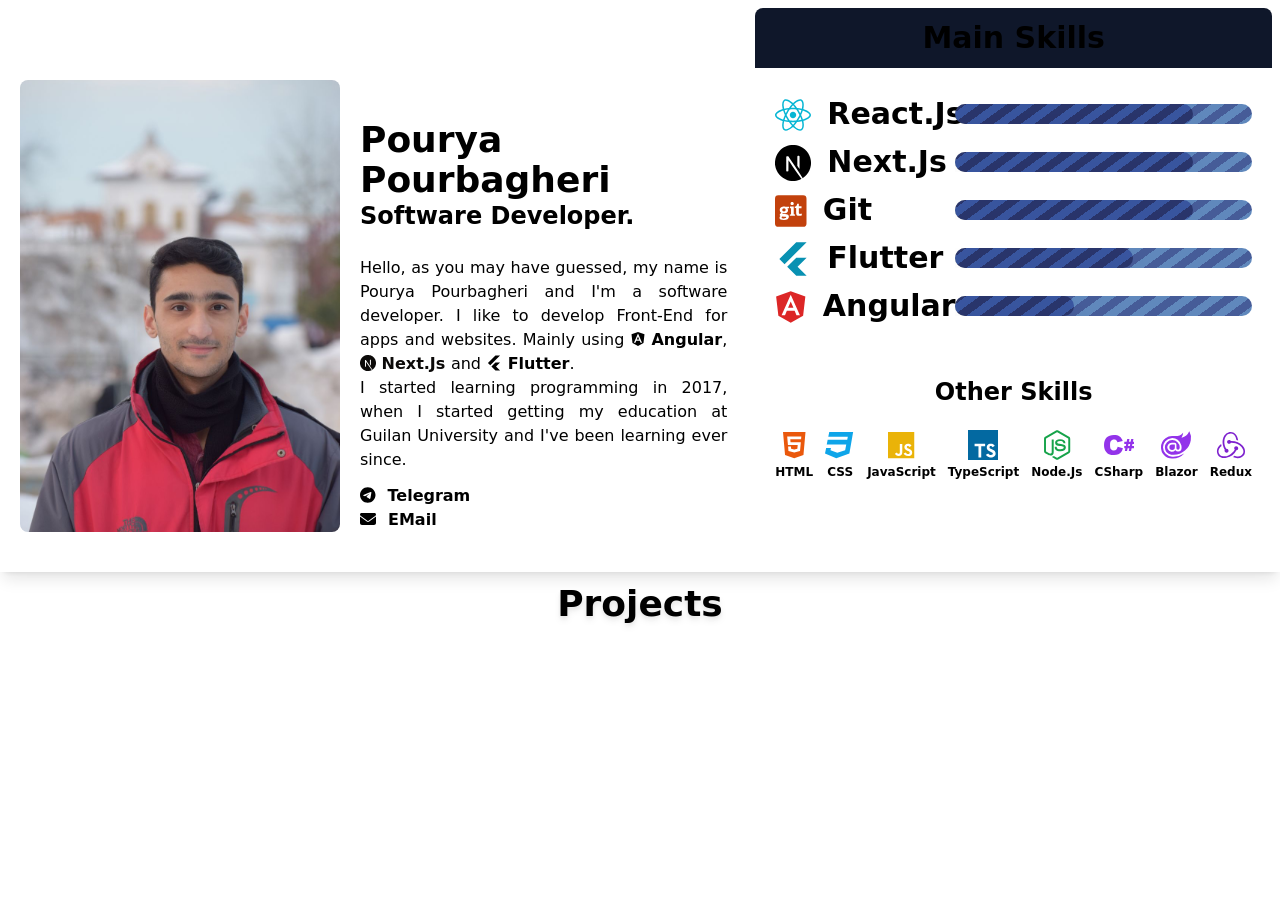
<file: index.html>
<!doctype html>
<html lang="en" class="dark" data-critters-container>
  <head>
    <meta charset="utf-8">
    <title>Pouryapb</title>
    <base href="https://pouryapb.github.io/portfolio/">
    <meta name="viewport" content="width=device-width, initial-scale=1">
    <link rel="icon" type="image/x-icon" href="favicon.ico">
  <style>*,:before,:after{box-sizing:border-box;border-width:0;border-style:solid;border-color:#e5e7eb}:before,:after{--tw-content: ""}html{line-height:1.5;-webkit-text-size-adjust:100%;-moz-tab-size:4;tab-size:4;font-family:ui-sans-serif,system-ui,-apple-system,BlinkMacSystemFont,Segoe UI,Roboto,Helvetica Neue,Arial,Noto Sans,sans-serif,"Apple Color Emoji","Segoe UI Emoji",Segoe UI Symbol,"Noto Color Emoji";font-feature-settings:normal;font-variation-settings:normal}body{margin:0;line-height:inherit}*,:before,:after{--tw-border-spacing-x: 0;--tw-border-spacing-y: 0;--tw-translate-x: 0;--tw-translate-y: 0;--tw-rotate: 0;--tw-skew-x: 0;--tw-skew-y: 0;--tw-scale-x: 1;--tw-scale-y: 1;--tw-pan-x: ;--tw-pan-y: ;--tw-pinch-zoom: ;--tw-scroll-snap-strictness: proximity;--tw-gradient-from-position: ;--tw-gradient-via-position: ;--tw-gradient-to-position: ;--tw-ordinal: ;--tw-slashed-zero: ;--tw-numeric-figure: ;--tw-numeric-spacing: ;--tw-numeric-fraction: ;--tw-ring-inset: ;--tw-ring-offset-width: 0px;--tw-ring-offset-color: #fff;--tw-ring-color: rgb(59 130 246 / .5);--tw-ring-offset-shadow: 0 0 #0000;--tw-ring-shadow: 0 0 #0000;--tw-shadow: 0 0 #0000;--tw-shadow-colored: 0 0 #0000;--tw-blur: ;--tw-brightness: ;--tw-contrast: ;--tw-grayscale: ;--tw-hue-rotate: ;--tw-invert: ;--tw-saturate: ;--tw-sepia: ;--tw-drop-shadow: ;--tw-backdrop-blur: ;--tw-backdrop-brightness: ;--tw-backdrop-contrast: ;--tw-backdrop-grayscale: ;--tw-backdrop-hue-rotate: ;--tw-backdrop-invert: ;--tw-backdrop-opacity: ;--tw-backdrop-saturate: ;--tw-backdrop-sepia: }@media (prefers-color-scheme: dark){.dark\:bg-slate-900{--tw-bg-opacity: 1;background-color:rgb(15 23 42 / var(--tw-bg-opacity))}}
</style><link rel="stylesheet" href="styles-B4OLGZHB.css" media="print" onload="this.media='all'"><noscript><link rel="stylesheet" href="styles-B4OLGZHB.css"></noscript></head>
  <body class="dark:bg-slate-900">
    <app-root></app-root>
  <script src="polyfills-LZBJRJJE.js" type="module"></script><script src="main-6TZNOCKV.js" type="module"></script></body>
</html>
</file>
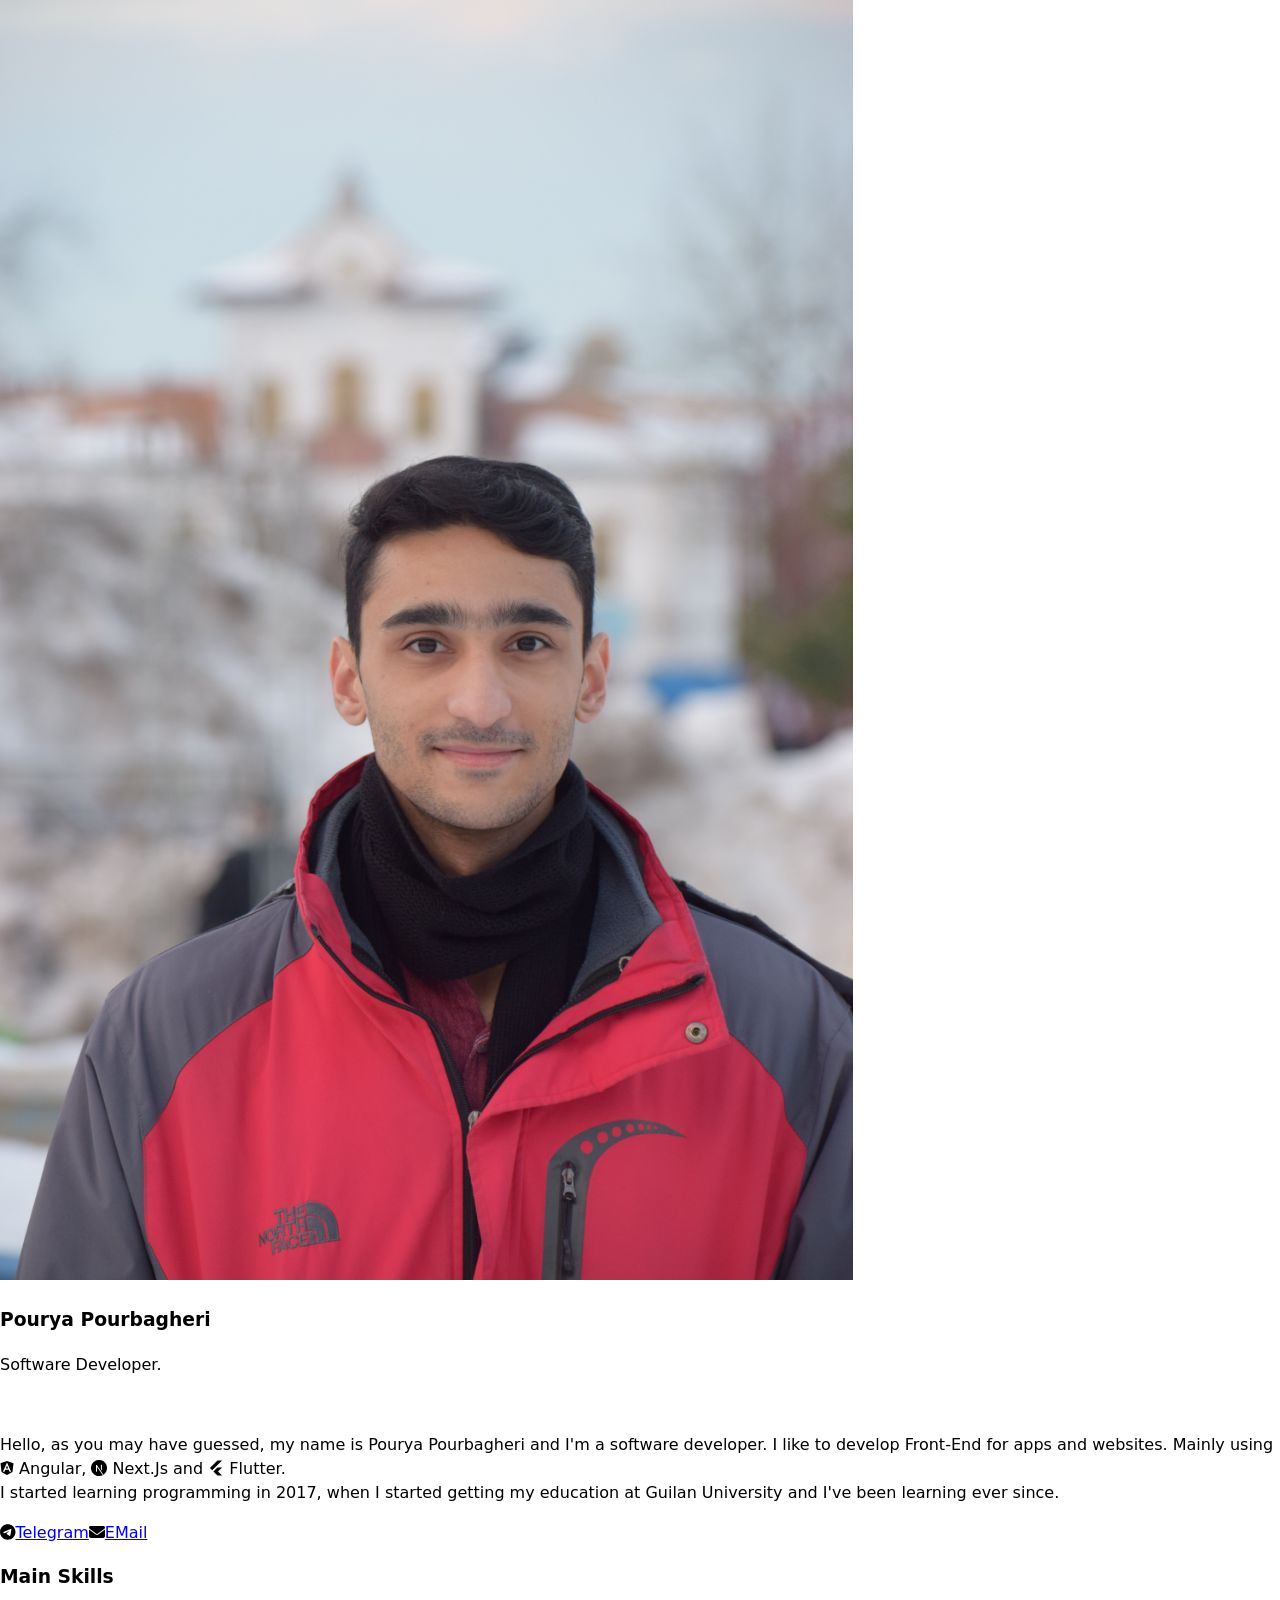
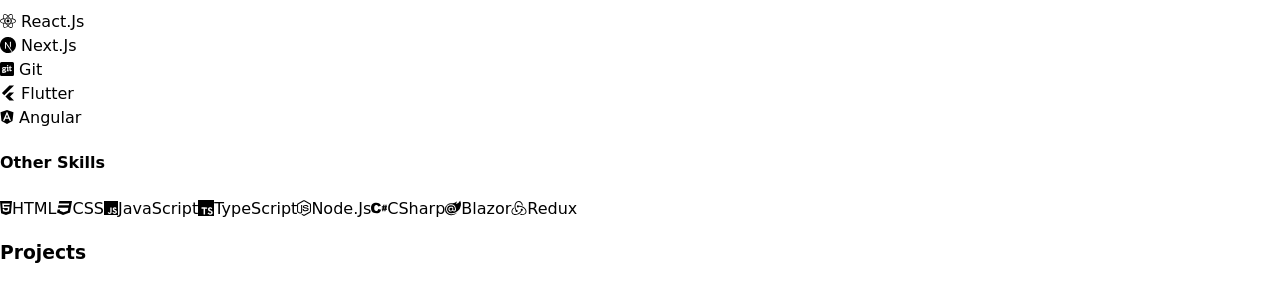
<file: browser/index.html>
<!doctype html>
<html lang="en" class="dark" data-critters-container>
  <head>
    <meta charset="utf-8">
    <title>Pouryapb</title>
    <base href="https://pouryapb.github.io/portfolio/">
    <meta name="viewport" content="width=device-width, initial-scale=1">
    <link rel="icon" type="image/x-icon" href="favicon.ico">
  <style>*,:before,:after{box-sizing:border-box;border-width:0;border-style:solid;border-color:#e5e7eb}:before,:after{--tw-content: ""}html{line-height:1.5;-webkit-text-size-adjust:100%;-moz-tab-size:4;tab-size:4;font-family:ui-sans-serif,system-ui,-apple-system,BlinkMacSystemFont,Segoe UI,Roboto,Helvetica Neue,Arial,Noto Sans,sans-serif,"Apple Color Emoji","Segoe UI Emoji",Segoe UI Symbol,"Noto Color Emoji";font-feature-settings:normal;font-variation-settings:normal}body{margin:0;line-height:inherit}*,:before,:after{--tw-border-spacing-x: 0;--tw-border-spacing-y: 0;--tw-translate-x: 0;--tw-translate-y: 0;--tw-rotate: 0;--tw-skew-x: 0;--tw-skew-y: 0;--tw-scale-x: 1;--tw-scale-y: 1;--tw-pan-x: ;--tw-pan-y: ;--tw-pinch-zoom: ;--tw-scroll-snap-strictness: proximity;--tw-gradient-from-position: ;--tw-gradient-via-position: ;--tw-gradient-to-position: ;--tw-ordinal: ;--tw-slashed-zero: ;--tw-numeric-figure: ;--tw-numeric-spacing: ;--tw-numeric-fraction: ;--tw-ring-inset: ;--tw-ring-offset-width: 0px;--tw-ring-offset-color: #fff;--tw-ring-color: rgb(59 130 246 / .5);--tw-ring-offset-shadow: 0 0 #0000;--tw-ring-shadow: 0 0 #0000;--tw-shadow: 0 0 #0000;--tw-shadow-colored: 0 0 #0000;--tw-blur: ;--tw-brightness: ;--tw-contrast: ;--tw-grayscale: ;--tw-hue-rotate: ;--tw-invert: ;--tw-saturate: ;--tw-sepia: ;--tw-drop-shadow: ;--tw-backdrop-blur: ;--tw-backdrop-brightness: ;--tw-backdrop-contrast: ;--tw-backdrop-grayscale: ;--tw-backdrop-hue-rotate: ;--tw-backdrop-invert: ;--tw-backdrop-opacity: ;--tw-backdrop-saturate: ;--tw-backdrop-sepia: }@media (prefers-color-scheme: dark){.dark\:bg-slate-900{--tw-bg-opacity: 1;background-color:rgb(15 23 42 / var(--tw-bg-opacity))}}
</style><link rel="stylesheet" href="styles-YFYHBKZJ.css" media="print" onload="this.media='all'"><noscript><link rel="stylesheet" href="styles-YFYHBKZJ.css"></noscript></head>
  <body class="dark:bg-slate-900">
    <app-root></app-root>
  <script src="polyfills-LZBJRJJE.js" type="module"></script><script src="main-HPVL6IDD.js" type="module"></script></body>
</html>
</file>
<file: styles-B4OLGZHB.css>
*,:before,:after{box-sizing:border-box;border-width:0;border-style:solid;border-color:#e5e7eb}:before,:after{--tw-content: ""}html{line-height:1.5;-webkit-text-size-adjust:100%;-moz-tab-size:4;tab-size:4;font-family:ui-sans-serif,system-ui,-apple-system,BlinkMacSystemFont,Segoe UI,Roboto,Helvetica Neue,Arial,Noto Sans,sans-serif,"Apple Color Emoji","Segoe UI Emoji",Segoe UI Symbol,"Noto Color Emoji";font-feature-settings:normal;font-variation-settings:normal}body{margin:0;line-height:inherit}hr{height:0;color:inherit;border-top-width:1px}abbr:where([title]){text-decoration:underline dotted}h1,h2,h3,h4,h5,h6{font-size:inherit;font-weight:inherit}a{color:inherit;text-decoration:inherit}b,strong{font-weight:bolder}code,kbd,samp,pre{font-family:ui-monospace,SFMono-Regular,Menlo,Monaco,Consolas,Liberation Mono,Courier New,monospace;font-size:1em}small{font-size:80%}sub,sup{font-size:75%;line-height:0;position:relative;vertical-align:baseline}sub{bottom:-.25em}sup{top:-.5em}table{text-indent:0;border-color:inherit;border-collapse:collapse}button,input,optgroup,select,textarea{font-family:inherit;font-feature-settings:inherit;font-variation-settings:inherit;font-size:100%;font-weight:inherit;line-height:inherit;color:inherit;margin:0;padding:0}button,select{text-transform:none}button,[type=button],[type=reset],[type=submit]{-webkit-appearance:button;background-color:transparent;background-image:none}:-moz-focusring{outline:auto}:-moz-ui-invalid{box-shadow:none}progress{vertical-align:baseline}::-webkit-inner-spin-button,::-webkit-outer-spin-button{height:auto}[type=search]{-webkit-appearance:textfield;outline-offset:-2px}::-webkit-search-decoration{-webkit-appearance:none}::-webkit-file-upload-button{-webkit-appearance:button;font:inherit}summary{display:list-item}blockquote,dl,dd,h1,h2,h3,h4,h5,h6,hr,figure,p,pre{margin:0}fieldset{margin:0;padding:0}legend{padding:0}ol,ul,menu{list-style:none;margin:0;padding:0}dialog{padding:0}textarea{resize:vertical}input::placeholder,textarea::placeholder{opacity:1;color:#9ca3af}button,[role=button]{cursor:pointer}:disabled{cursor:default}img,svg,video,canvas,audio,iframe,embed,object{display:block;vertical-align:middle}img,video{max-width:100%;height:auto}[hidden]{display:none}*,:before,:after{--tw-border-spacing-x: 0;--tw-border-spacing-y: 0;--tw-translate-x: 0;--tw-translate-y: 0;--tw-rotate: 0;--tw-skew-x: 0;--tw-skew-y: 0;--tw-scale-x: 1;--tw-scale-y: 1;--tw-pan-x: ;--tw-pan-y: ;--tw-pinch-zoom: ;--tw-scroll-snap-strictness: proximity;--tw-gradient-from-position: ;--tw-gradient-via-position: ;--tw-gradient-to-position: ;--tw-ordinal: ;--tw-slashed-zero: ;--tw-numeric-figure: ;--tw-numeric-spacing: ;--tw-numeric-fraction: ;--tw-ring-inset: ;--tw-ring-offset-width: 0px;--tw-ring-offset-color: #fff;--tw-ring-color: rgb(59 130 246 / .5);--tw-ring-offset-shadow: 0 0 #0000;--tw-ring-shadow: 0 0 #0000;--tw-shadow: 0 0 #0000;--tw-shadow-colored: 0 0 #0000;--tw-blur: ;--tw-brightness: ;--tw-contrast: ;--tw-grayscale: ;--tw-hue-rotate: ;--tw-invert: ;--tw-saturate: ;--tw-sepia: ;--tw-drop-shadow: ;--tw-backdrop-blur: ;--tw-backdrop-brightness: ;--tw-backdrop-contrast: ;--tw-backdrop-grayscale: ;--tw-backdrop-hue-rotate: ;--tw-backdrop-invert: ;--tw-backdrop-opacity: ;--tw-backdrop-saturate: ;--tw-backdrop-sepia: }::backdrop{--tw-border-spacing-x: 0;--tw-border-spacing-y: 0;--tw-translate-x: 0;--tw-translate-y: 0;--tw-rotate: 0;--tw-skew-x: 0;--tw-skew-y: 0;--tw-scale-x: 1;--tw-scale-y: 1;--tw-pan-x: ;--tw-pan-y: ;--tw-pinch-zoom: ;--tw-scroll-snap-strictness: proximity;--tw-gradient-from-position: ;--tw-gradient-via-position: ;--tw-gradient-to-position: ;--tw-ordinal: ;--tw-slashed-zero: ;--tw-numeric-figure: ;--tw-numeric-spacing: ;--tw-numeric-fraction: ;--tw-ring-inset: ;--tw-ring-offset-width: 0px;--tw-ring-offset-color: #fff;--tw-ring-color: rgb(59 130 246 / .5);--tw-ring-offset-shadow: 0 0 #0000;--tw-ring-shadow: 0 0 #0000;--tw-shadow: 0 0 #0000;--tw-shadow-colored: 0 0 #0000;--tw-blur: ;--tw-brightness: ;--tw-contrast: ;--tw-grayscale: ;--tw-hue-rotate: ;--tw-invert: ;--tw-saturate: ;--tw-sepia: ;--tw-drop-shadow: ;--tw-backdrop-blur: ;--tw-backdrop-brightness: ;--tw-backdrop-contrast: ;--tw-backdrop-grayscale: ;--tw-backdrop-hue-rotate: ;--tw-backdrop-invert: ;--tw-backdrop-opacity: ;--tw-backdrop-saturate: ;--tw-backdrop-sepia: }.absolute{position:absolute}.relative{position:relative}.z-0{z-index:0}.z-10{z-index:10}.my-2{margin-top:.5rem;margin-bottom:.5rem}.mb-5{margin-bottom:1.25rem}.mt-3{margin-top:.75rem}.flex{display:flex}.grid{display:grid}.aspect-square{aspect-ratio:1 / 1}.h-44{height:11rem}.h-5{height:1.25rem}.h-full{height:100%}.w-full{width:100%}.max-w-4xl{max-width:56rem}.max-w-min{max-width:min-content}.grow{flex-grow:1}.touch-pan-x{--tw-pan-x: pan-x;touch-action:var(--tw-pan-x) var(--tw-pan-y) var(--tw-pinch-zoom)}.grid-cols-1{grid-template-columns:repeat(1,minmax(0,1fr))}.flex-row{flex-direction:row}.flex-col{flex-direction:column}.items-center{align-items:center}.justify-end{justify-content:flex-end}.justify-between{justify-content:space-between}.gap-3{gap:.75rem}.gap-4{gap:1rem}.gap-5{gap:1.25rem}.overflow-clip{overflow:clip}.overflow-x-scroll{overflow-x:scroll}.rounded-3xl{border-radius:1.5rem}.rounded-lg{border-radius:.5rem}.bg-slate-900{--tw-bg-opacity: 1;background-color:rgb(15 23 42 / var(--tw-bg-opacity))}.bg-stone-800{--tw-bg-opacity: 1;background-color:rgb(41 37 36 / var(--tw-bg-opacity))}.bg-opacity-60{--tw-bg-opacity: .6}.object-cover{object-fit:cover}.p-2{padding:.5rem}.p-3{padding:.75rem}.p-5{padding:1.25rem}.px-5{padding-left:1.25rem;padding-right:1.25rem}.py-2{padding-top:.5rem;padding-bottom:.5rem}.pb-5{padding-bottom:1.25rem}.text-center{text-align:center}.text-justify{text-align:justify}.font-sans{font-family:ui-sans-serif,system-ui,-apple-system,BlinkMacSystemFont,Segoe UI,Roboto,Helvetica Neue,Arial,Noto Sans,sans-serif,"Apple Color Emoji","Segoe UI Emoji",Segoe UI Symbol,"Noto Color Emoji"}.text-2xl{font-size:1.5rem;line-height:2rem}.text-3xl{font-size:1.875rem;line-height:2.25rem}.text-4xl{font-size:2.25rem;line-height:2.5rem}.text-lg{font-size:1.125rem;line-height:1.75rem}.text-sm{font-size:.875rem;line-height:1.25rem}.text-xl{font-size:1.25rem;line-height:1.75rem}.text-xs{font-size:.75rem;line-height:1rem}.font-bold{font-weight:700}.font-semibold{font-weight:600}.text-cyan-500{--tw-text-opacity: 1;color:rgb(6 182 212 / var(--tw-text-opacity))}.text-cyan-600{--tw-text-opacity: 1;color:rgb(8 145 178 / var(--tw-text-opacity))}.text-green-600{--tw-text-opacity: 1;color:rgb(22 163 74 / var(--tw-text-opacity))}.text-orange-600{--tw-text-opacity: 1;color:rgb(234 88 12 / var(--tw-text-opacity))}.text-orange-700{--tw-text-opacity: 1;color:rgb(194 65 12 / var(--tw-text-opacity))}.text-purple-600{--tw-text-opacity: 1;color:rgb(147 51 234 / var(--tw-text-opacity))}.text-purple-700{--tw-text-opacity: 1;color:rgb(126 34 206 / var(--tw-text-opacity))}.text-red-600{--tw-text-opacity: 1;color:rgb(220 38 38 / var(--tw-text-opacity))}.text-sky-500{--tw-text-opacity: 1;color:rgb(14 165 233 / var(--tw-text-opacity))}.text-sky-700{--tw-text-opacity: 1;color:rgb(3 105 161 / var(--tw-text-opacity))}.text-stone-950{--tw-text-opacity: 1;color:rgb(12 10 9 / var(--tw-text-opacity))}.text-yellow-500{--tw-text-opacity: 1;color:rgb(234 179 8 / var(--tw-text-opacity))}.mix-blend-overlay{mix-blend-mode:overlay}.shadow-lg{--tw-shadow: 0 10px 15px -3px rgb(0 0 0 / .1), 0 4px 6px -4px rgb(0 0 0 / .1);--tw-shadow-colored: 0 10px 15px -3px var(--tw-shadow-color), 0 4px 6px -4px var(--tw-shadow-color);box-shadow:var(--tw-ring-offset-shadow, 0 0 #0000),var(--tw-ring-shadow, 0 0 #0000),var(--tw-shadow)}.ring-2{--tw-ring-offset-shadow: var(--tw-ring-inset) 0 0 0 var(--tw-ring-offset-width) var(--tw-ring-offset-color);--tw-ring-shadow: var(--tw-ring-inset) 0 0 0 calc(2px + var(--tw-ring-offset-width)) var(--tw-ring-color);box-shadow:var(--tw-ring-offset-shadow),var(--tw-ring-shadow),var(--tw-shadow, 0 0 #0000)}.ring-stone-950{--tw-ring-opacity: 1;--tw-ring-color: rgb(12 10 9 / var(--tw-ring-opacity))}.drop-shadow-2xl{--tw-drop-shadow: drop-shadow(0 25px 25px rgb(0 0 0 / .15));filter:var(--tw-blur) var(--tw-brightness) var(--tw-contrast) var(--tw-grayscale) var(--tw-hue-rotate) var(--tw-invert) var(--tw-saturate) var(--tw-sepia) var(--tw-drop-shadow)}.drop-shadow-md{--tw-drop-shadow: drop-shadow(0 4px 3px rgb(0 0 0 / .07)) drop-shadow(0 2px 2px rgb(0 0 0 / .06));filter:var(--tw-blur) var(--tw-brightness) var(--tw-contrast) var(--tw-grayscale) var(--tw-hue-rotate) var(--tw-invert) var(--tw-saturate) var(--tw-sepia) var(--tw-drop-shadow)}@media (prefers-color-scheme: dark){.dark\:bg-slate-700{--tw-bg-opacity: 1;background-color:rgb(51 65 85 / var(--tw-bg-opacity))}.dark\:bg-slate-800{--tw-bg-opacity: 1;background-color:rgb(30 41 59 / var(--tw-bg-opacity))}.dark\:bg-slate-900{--tw-bg-opacity: 1;background-color:rgb(15 23 42 / var(--tw-bg-opacity))}.dark\:bg-stone-200{--tw-bg-opacity: 1;background-color:rgb(231 229 228 / var(--tw-bg-opacity))}.dark\:bg-stone-800{--tw-bg-opacity: 1;background-color:rgb(41 37 36 / var(--tw-bg-opacity))}.dark\:text-cyan-600{--tw-text-opacity: 1;color:rgb(8 145 178 / var(--tw-text-opacity))}.dark\:text-gray-200{--tw-text-opacity: 1;color:rgb(229 231 235 / var(--tw-text-opacity))}.dark\:text-red-500{--tw-text-opacity: 1;color:rgb(239 68 68 / var(--tw-text-opacity))}.dark\:text-sky-400{--tw-text-opacity: 1;color:rgb(56 189 248 / var(--tw-text-opacity))}.dark\:text-stone-100{--tw-text-opacity: 1;color:rgb(245 245 244 / var(--tw-text-opacity))}.dark\:text-stone-200{--tw-text-opacity: 1;color:rgb(231 229 228 / var(--tw-text-opacity))}.dark\:text-stone-300{--tw-text-opacity: 1;color:rgb(214 211 209 / var(--tw-text-opacity))}.dark\:text-stone-50{--tw-text-opacity: 1;color:rgb(250 250 249 / var(--tw-text-opacity))}.dark\:text-stone-900{--tw-text-opacity: 1;color:rgb(28 25 23 / var(--tw-text-opacity))}.dark\:drop-shadow-lg{--tw-drop-shadow: drop-shadow(0 10px 8px rgb(0 0 0 / .04)) drop-shadow(0 4px 3px rgb(0 0 0 / .1));filter:var(--tw-blur) var(--tw-brightness) var(--tw-contrast) var(--tw-grayscale) var(--tw-hue-rotate) var(--tw-invert) var(--tw-saturate) var(--tw-sepia) var(--tw-drop-shadow)}.dark\:hover\:text-sky-400:hover{--tw-text-opacity: 1;color:rgb(56 189 248 / var(--tw-text-opacity))}.dark\:hover\:text-sky-600:hover{--tw-text-opacity: 1;color:rgb(2 132 199 / var(--tw-text-opacity))}}@media (min-width: 640px){.sm\:m-2{margin:.5rem}.sm\:my-10{margin-top:2.5rem;margin-bottom:2.5rem}.sm\:my-5{margin-top:1.25rem;margin-bottom:1.25rem}.sm\:flex{display:flex}.sm\:w-40{width:10rem}.sm\:max-w-xs{max-width:20rem}.sm\:grid-cols-3{grid-template-columns:repeat(3,minmax(0,1fr))}.sm\:flex-row{flex-direction:row}.sm\:justify-end{justify-content:flex-end}.sm\:overflow-x-hidden{overflow-x:hidden}}@media (min-width: 1024px){.lg\:grid-cols-4{grid-template-columns:repeat(4,minmax(0,1fr))}.lg\:flex-row{flex-direction:row}}@media (min-width: 1536px){.\32xl\:text-base{font-size:1rem;line-height:1.5rem}}
</file>
<file: browser/styles-YFYHBKZJ.css>
*,:before,:after{box-sizing:border-box;border-width:0;border-style:solid;border-color:#e5e7eb}:before,:after{--tw-content: ""}html{line-height:1.5;-webkit-text-size-adjust:100%;-moz-tab-size:4;tab-size:4;font-family:ui-sans-serif,system-ui,-apple-system,BlinkMacSystemFont,Segoe UI,Roboto,Helvetica Neue,Arial,Noto Sans,sans-serif,"Apple Color Emoji","Segoe UI Emoji",Segoe UI Symbol,"Noto Color Emoji";font-feature-settings:normal;font-variation-settings:normal}body{margin:0;line-height:inherit}hr{height:0;color:inherit;border-top-width:1px}abbr:where([title]){text-decoration:underline dotted}h1,h2,h3,h4,h5,h6{font-size:inherit;font-weight:inherit}a{color:inherit;text-decoration:inherit}b,strong{font-weight:bolder}code,kbd,samp,pre{font-family:ui-monospace,SFMono-Regular,Menlo,Monaco,Consolas,Liberation Mono,Courier New,monospace;font-size:1em}small{font-size:80%}sub,sup{font-size:75%;line-height:0;position:relative;vertical-align:baseline}sub{bottom:-.25em}sup{top:-.5em}table{text-indent:0;border-color:inherit;border-collapse:collapse}button,input,optgroup,select,textarea{font-family:inherit;font-feature-settings:inherit;font-variation-settings:inherit;font-size:100%;font-weight:inherit;line-height:inherit;color:inherit;margin:0;padding:0}button,select{text-transform:none}button,[type=button],[type=reset],[type=submit]{-webkit-appearance:button;background-color:transparent;background-image:none}:-moz-focusring{outline:auto}:-moz-ui-invalid{box-shadow:none}progress{vertical-align:baseline}::-webkit-inner-spin-button,::-webkit-outer-spin-button{height:auto}[type=search]{-webkit-appearance:textfield;outline-offset:-2px}::-webkit-search-decoration{-webkit-appearance:none}::-webkit-file-upload-button{-webkit-appearance:button;font:inherit}summary{display:list-item}blockquote,dl,dd,h1,h2,h3,h4,h5,h6,hr,figure,p,pre{margin:0}fieldset{margin:0;padding:0}legend{padding:0}ol,ul,menu{list-style:none;margin:0;padding:0}dialog{padding:0}textarea{resize:vertical}input::placeholder,textarea::placeholder{opacity:1;color:#9ca3af}button,[role=button]{cursor:pointer}:disabled{cursor:default}img,svg,video,canvas,audio,iframe,embed,object{display:block;vertical-align:middle}img,video{max-width:100%;height:auto}[hidden]{display:none}*,:before,:after{--tw-border-spacing-x: 0;--tw-border-spacing-y: 0;--tw-translate-x: 0;--tw-translate-y: 0;--tw-rotate: 0;--tw-skew-x: 0;--tw-skew-y: 0;--tw-scale-x: 1;--tw-scale-y: 1;--tw-pan-x: ;--tw-pan-y: ;--tw-pinch-zoom: ;--tw-scroll-snap-strictness: proximity;--tw-gradient-from-position: ;--tw-gradient-via-position: ;--tw-gradient-to-position: ;--tw-ordinal: ;--tw-slashed-zero: ;--tw-numeric-figure: ;--tw-numeric-spacing: ;--tw-numeric-fraction: ;--tw-ring-inset: ;--tw-ring-offset-width: 0px;--tw-ring-offset-color: #fff;--tw-ring-color: rgb(59 130 246 / .5);--tw-ring-offset-shadow: 0 0 #0000;--tw-ring-shadow: 0 0 #0000;--tw-shadow: 0 0 #0000;--tw-shadow-colored: 0 0 #0000;--tw-blur: ;--tw-brightness: ;--tw-contrast: ;--tw-grayscale: ;--tw-hue-rotate: ;--tw-invert: ;--tw-saturate: ;--tw-sepia: ;--tw-drop-shadow: ;--tw-backdrop-blur: ;--tw-backdrop-brightness: ;--tw-backdrop-contrast: ;--tw-backdrop-grayscale: ;--tw-backdrop-hue-rotate: ;--tw-backdrop-invert: ;--tw-backdrop-opacity: ;--tw-backdrop-saturate: ;--tw-backdrop-sepia: }::backdrop{--tw-border-spacing-x: 0;--tw-border-spacing-y: 0;--tw-translate-x: 0;--tw-translate-y: 0;--tw-rotate: 0;--tw-skew-x: 0;--tw-skew-y: 0;--tw-scale-x: 1;--tw-scale-y: 1;--tw-pan-x: ;--tw-pan-y: ;--tw-pinch-zoom: ;--tw-scroll-snap-strictness: proximity;--tw-gradient-from-position: ;--tw-gradient-via-position: ;--tw-gradient-to-position: ;--tw-ordinal: ;--tw-slashed-zero: ;--tw-numeric-figure: ;--tw-numeric-spacing: ;--tw-numeric-fraction: ;--tw-ring-inset: ;--tw-ring-offset-width: 0px;--tw-ring-offset-color: #fff;--tw-ring-color: rgb(59 130 246 / .5);--tw-ring-offset-shadow: 0 0 #0000;--tw-ring-shadow: 0 0 #0000;--tw-shadow: 0 0 #0000;--tw-shadow-colored: 0 0 #0000;--tw-blur: ;--tw-brightness: ;--tw-contrast: ;--tw-grayscale: ;--tw-hue-rotate: ;--tw-invert: ;--tw-saturate: ;--tw-sepia: ;--tw-drop-shadow: ;--tw-backdrop-blur: ;--tw-backdrop-brightness: ;--tw-backdrop-contrast: ;--tw-backdrop-grayscale: ;--tw-backdrop-hue-rotate: ;--tw-backdrop-invert: ;--tw-backdrop-opacity: ;--tw-backdrop-saturate: ;--tw-backdrop-sepia: }.absolute{position:absolute}.relative{position:relative}.z-0{z-index:0}.z-10{z-index:10}.my-2{margin-top:.5rem;margin-bottom:.5rem}.mb-5{margin-bottom:1.25rem}.mt-3{margin-top:.75rem}.flex{display:flex}.grid{display:grid}.aspect-square{aspect-ratio:1 / 1}.h-44{height:11rem}.h-5{height:1.25rem}.h-full{height:100%}.w-full{width:100%}.max-w-4xl{max-width:56rem}.max-w-min{max-width:min-content}.grow{flex-grow:1}.grid-cols-1{grid-template-columns:repeat(1,minmax(0,1fr))}.flex-row{flex-direction:row}.flex-col{flex-direction:column}.items-center{align-items:center}.justify-end{justify-content:flex-end}.justify-between{justify-content:space-between}.gap-3{gap:.75rem}.gap-4{gap:1rem}.gap-5{gap:1.25rem}.overflow-clip{overflow:clip}.rounded-3xl{border-radius:1.5rem}.rounded-lg{border-radius:.5rem}.bg-slate-900{--tw-bg-opacity: 1;background-color:rgb(15 23 42 / var(--tw-bg-opacity))}.bg-stone-800{--tw-bg-opacity: 1;background-color:rgb(41 37 36 / var(--tw-bg-opacity))}.bg-opacity-60{--tw-bg-opacity: .6}.object-cover{object-fit:cover}.p-2{padding:.5rem}.p-3{padding:.75rem}.p-5{padding:1.25rem}.px-5{padding-left:1.25rem;padding-right:1.25rem}.py-2{padding-top:.5rem;padding-bottom:.5rem}.pb-5{padding-bottom:1.25rem}.text-center{text-align:center}.text-justify{text-align:justify}.indent-8{text-indent:2rem}.font-sans{font-family:ui-sans-serif,system-ui,-apple-system,BlinkMacSystemFont,Segoe UI,Roboto,Helvetica Neue,Arial,Noto Sans,sans-serif,"Apple Color Emoji","Segoe UI Emoji",Segoe UI Symbol,"Noto Color Emoji"}.text-2xl{font-size:1.5rem;line-height:2rem}.text-3xl{font-size:1.875rem;line-height:2.25rem}.text-4xl{font-size:2.25rem;line-height:2.5rem}.text-lg{font-size:1.125rem;line-height:1.75rem}.text-sm{font-size:.875rem;line-height:1.25rem}.text-xl{font-size:1.25rem;line-height:1.75rem}.text-xs{font-size:.75rem;line-height:1rem}.font-bold{font-weight:700}.font-semibold{font-weight:600}.text-cyan-500{--tw-text-opacity: 1;color:rgb(6 182 212 / var(--tw-text-opacity))}.text-cyan-600{--tw-text-opacity: 1;color:rgb(8 145 178 / var(--tw-text-opacity))}.text-green-600{--tw-text-opacity: 1;color:rgb(22 163 74 / var(--tw-text-opacity))}.text-orange-600{--tw-text-opacity: 1;color:rgb(234 88 12 / var(--tw-text-opacity))}.text-orange-700{--tw-text-opacity: 1;color:rgb(194 65 12 / var(--tw-text-opacity))}.text-purple-600{--tw-text-opacity: 1;color:rgb(147 51 234 / var(--tw-text-opacity))}.text-purple-700{--tw-text-opacity: 1;color:rgb(126 34 206 / var(--tw-text-opacity))}.text-red-600{--tw-text-opacity: 1;color:rgb(220 38 38 / var(--tw-text-opacity))}.text-sky-500{--tw-text-opacity: 1;color:rgb(14 165 233 / var(--tw-text-opacity))}.text-sky-700{--tw-text-opacity: 1;color:rgb(3 105 161 / var(--tw-text-opacity))}.text-stone-950{--tw-text-opacity: 1;color:rgb(12 10 9 / var(--tw-text-opacity))}.text-yellow-500{--tw-text-opacity: 1;color:rgb(234 179 8 / var(--tw-text-opacity))}.mix-blend-overlay{mix-blend-mode:overlay}.shadow-lg{--tw-shadow: 0 10px 15px -3px rgb(0 0 0 / .1), 0 4px 6px -4px rgb(0 0 0 / .1);--tw-shadow-colored: 0 10px 15px -3px var(--tw-shadow-color), 0 4px 6px -4px var(--tw-shadow-color);box-shadow:var(--tw-ring-offset-shadow, 0 0 #0000),var(--tw-ring-shadow, 0 0 #0000),var(--tw-shadow)}.ring-2{--tw-ring-offset-shadow: var(--tw-ring-inset) 0 0 0 var(--tw-ring-offset-width) var(--tw-ring-offset-color);--tw-ring-shadow: var(--tw-ring-inset) 0 0 0 calc(2px + var(--tw-ring-offset-width)) var(--tw-ring-color);box-shadow:var(--tw-ring-offset-shadow),var(--tw-ring-shadow),var(--tw-shadow, 0 0 #0000)}.ring-stone-950{--tw-ring-opacity: 1;--tw-ring-color: rgb(12 10 9 / var(--tw-ring-opacity))}.drop-shadow-2xl{--tw-drop-shadow: drop-shadow(0 25px 25px rgb(0 0 0 / .15));filter:var(--tw-blur) var(--tw-brightness) var(--tw-contrast) var(--tw-grayscale) var(--tw-hue-rotate) var(--tw-invert) var(--tw-saturate) var(--tw-sepia) var(--tw-drop-shadow)}.drop-shadow-md{--tw-drop-shadow: drop-shadow(0 4px 3px rgb(0 0 0 / .07)) drop-shadow(0 2px 2px rgb(0 0 0 / .06));filter:var(--tw-blur) var(--tw-brightness) var(--tw-contrast) var(--tw-grayscale) var(--tw-hue-rotate) var(--tw-invert) var(--tw-saturate) var(--tw-sepia) var(--tw-drop-shadow)}@media (prefers-color-scheme: dark){.dark\:bg-slate-700{--tw-bg-opacity: 1;background-color:rgb(51 65 85 / var(--tw-bg-opacity))}.dark\:bg-slate-800{--tw-bg-opacity: 1;background-color:rgb(30 41 59 / var(--tw-bg-opacity))}.dark\:bg-slate-900{--tw-bg-opacity: 1;background-color:rgb(15 23 42 / var(--tw-bg-opacity))}.dark\:bg-stone-200{--tw-bg-opacity: 1;background-color:rgb(231 229 228 / var(--tw-bg-opacity))}.dark\:bg-stone-800{--tw-bg-opacity: 1;background-color:rgb(41 37 36 / var(--tw-bg-opacity))}.dark\:text-cyan-600{--tw-text-opacity: 1;color:rgb(8 145 178 / var(--tw-text-opacity))}.dark\:text-gray-200{--tw-text-opacity: 1;color:rgb(229 231 235 / var(--tw-text-opacity))}.dark\:text-red-500{--tw-text-opacity: 1;color:rgb(239 68 68 / var(--tw-text-opacity))}.dark\:text-sky-400{--tw-text-opacity: 1;color:rgb(56 189 248 / var(--tw-text-opacity))}.dark\:text-stone-100{--tw-text-opacity: 1;color:rgb(245 245 244 / var(--tw-text-opacity))}.dark\:text-stone-200{--tw-text-opacity: 1;color:rgb(231 229 228 / var(--tw-text-opacity))}.dark\:text-stone-300{--tw-text-opacity: 1;color:rgb(214 211 209 / var(--tw-text-opacity))}.dark\:text-stone-50{--tw-text-opacity: 1;color:rgb(250 250 249 / var(--tw-text-opacity))}.dark\:text-stone-900{--tw-text-opacity: 1;color:rgb(28 25 23 / var(--tw-text-opacity))}.dark\:drop-shadow-lg{--tw-drop-shadow: drop-shadow(0 10px 8px rgb(0 0 0 / .04)) drop-shadow(0 4px 3px rgb(0 0 0 / .1));filter:var(--tw-blur) var(--tw-brightness) var(--tw-contrast) var(--tw-grayscale) var(--tw-hue-rotate) var(--tw-invert) var(--tw-saturate) var(--tw-sepia) var(--tw-drop-shadow)}.dark\:hover\:text-sky-400:hover{--tw-text-opacity: 1;color:rgb(56 189 248 / var(--tw-text-opacity))}.dark\:hover\:text-sky-600:hover{--tw-text-opacity: 1;color:rgb(2 132 199 / var(--tw-text-opacity))}}@media (min-width: 640px){.sm\:m-2{margin:.5rem}.sm\:my-10{margin-top:2.5rem;margin-bottom:2.5rem}.sm\:my-5{margin-top:1.25rem;margin-bottom:1.25rem}.sm\:flex{display:flex}.sm\:w-40{width:10rem}.sm\:max-w-xs{max-width:20rem}.sm\:grid-cols-3{grid-template-columns:repeat(3,minmax(0,1fr))}.sm\:flex-row{flex-direction:row}.sm\:justify-end{justify-content:flex-end}}@media (min-width: 1024px){.lg\:grid-cols-4{grid-template-columns:repeat(4,minmax(0,1fr))}.lg\:flex-row{flex-direction:row}}@media (min-width: 1536px){.\32xl\:text-base{font-size:1rem;line-height:1.5rem}}
</file>
